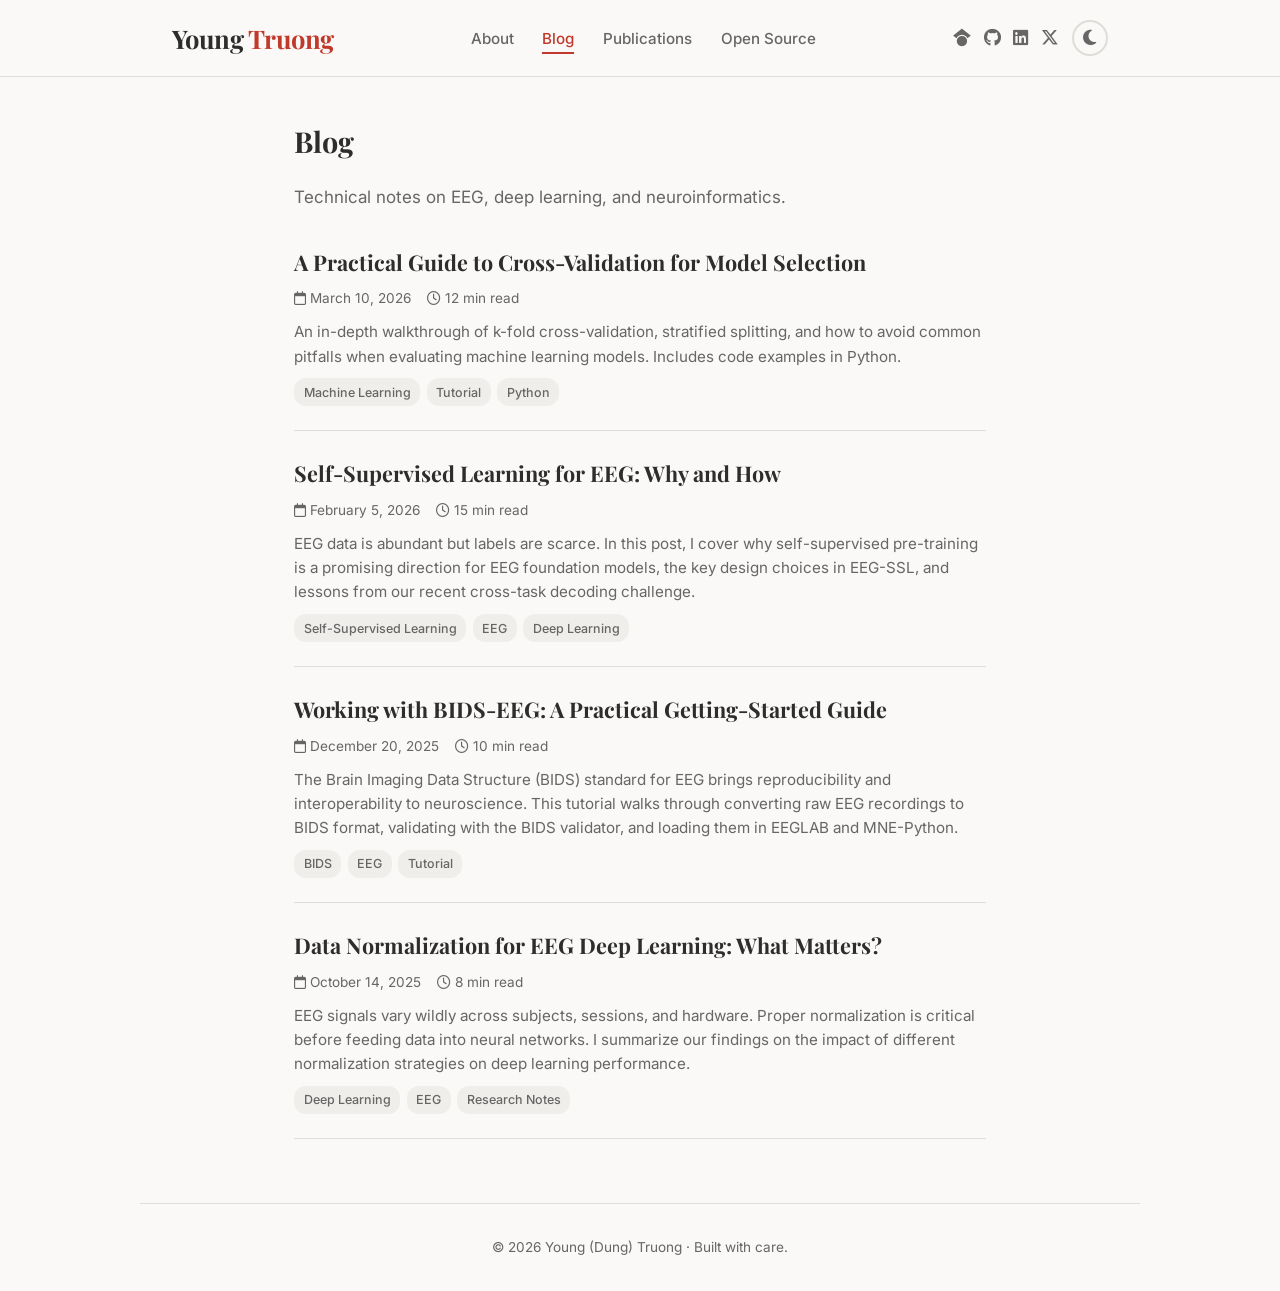
<file: blog.html>
<!DOCTYPE html>
<html lang="en">
<head>
  <meta charset="UTF-8">
  <meta name="viewport" content="width=device-width, initial-scale=1.0">
  <title>Blog | Young (Dung) Truong</title>
  <link rel="preconnect" href="https://fonts.googleapis.com">
  <link href="https://fonts.googleapis.com/css2?family=Inter:wght@400;500;600;700&family=Playfair+Display:wght@600;700&family=Fira+Code:wght@400;500&display=swap" rel="stylesheet">
  <link rel="stylesheet" href="css/style.css">
  <link rel="stylesheet" href="https://cdnjs.cloudflare.com/ajax/libs/font-awesome/6.5.1/css/all.min.css">
</head>
<body>

  <!-- ====== Header ====== -->
  <header class="site-header">
    <div class="header-inner">
      <a href="index.html" class="site-name">Young <span class="accent">Truong</span></a>
      <nav>
        <ul class="nav-links">
          <li><a href="index.html">About</a></li>
          <li><a href="blog.html" class="active">Blog</a></li>
          <li><a href="publications.html">Publications</a></li>
          <li><a href="opensource.html">Open Source</a></li>
        </ul>
      </nav>
      <div class="nav-icons">
        <a href="https://scholar.google.com/citations?user=PssCV58AAAAJ&hl=en" target="_blank" title="Google Scholar"><i class="fa-brands fa-google-scholar"></i></a>
        <a href="https://github.com" target="_blank" title="GitHub"><i class="fa-brands fa-github"></i></a>
        <a href="https://linkedin.com" target="_blank" title="LinkedIn"><i class="fa-brands fa-linkedin"></i></a>
        <a href="https://twitter.com" target="_blank" title="X / Twitter"><i class="fa-brands fa-x-twitter"></i></a>
        <button class="theme-toggle" onclick="toggleTheme()" title="Toggle dark mode">
          <i class="fa-solid fa-moon" id="theme-icon"></i>
        </button>
      </div>
    </div>
  </header>

  <!-- ====== Main ====== -->
  <main>

    <h1 class="section-title" style="font-size:1.8rem; border-bottom:none; margin-bottom:0.5rem;">Blog</h1>
    <p style="color:var(--text-muted); margin-bottom:2rem;">
      Technical notes on EEG, deep learning, and neuroinformatics.
    </p>

    <ul class="blog-list">

      <!-- Post 1 -->
      <li class="blog-card">
        <h2><a href="blog/understanding-cross-validation.html">A Practical Guide to Cross-Validation for Model Selection</a></h2>
        <div class="blog-meta">
          <span><i class="fa-regular fa-calendar"></i> March 10, 2026</span>
          <span><i class="fa-regular fa-clock"></i> 12 min read</span>
        </div>
        <p class="excerpt">
          An in-depth walkthrough of k-fold cross-validation, stratified splitting, and how to avoid
          common pitfalls when evaluating machine learning models. Includes code examples in Python.
        </p>
        <div class="blog-tags">
          <span class="tag">Machine Learning</span>
          <span class="tag">Tutorial</span>
          <span class="tag">Python</span>
        </div>
      </li>

      <!-- Post 2 -->
      <li class="blog-card">
        <h2><a href="#">Self-Supervised Learning for EEG: Why and How</a></h2>
        <div class="blog-meta">
          <span><i class="fa-regular fa-calendar"></i> February 5, 2026</span>
          <span><i class="fa-regular fa-clock"></i> 15 min read</span>
        </div>
        <p class="excerpt">
          EEG data is abundant but labels are scarce. In this post, I cover why self-supervised pre-training
          is a promising direction for EEG foundation models, the key design choices in EEG-SSL, and
          lessons from our recent cross-task decoding challenge.
        </p>
        <div class="blog-tags">
          <span class="tag">Self-Supervised Learning</span>
          <span class="tag">EEG</span>
          <span class="tag">Deep Learning</span>
        </div>
      </li>

      <!-- Post 3 -->
      <li class="blog-card">
        <h2><a href="#">Working with BIDS-EEG: A Practical Getting-Started Guide</a></h2>
        <div class="blog-meta">
          <span><i class="fa-regular fa-calendar"></i> December 20, 2025</span>
          <span><i class="fa-regular fa-clock"></i> 10 min read</span>
        </div>
        <p class="excerpt">
          The Brain Imaging Data Structure (BIDS) standard for EEG brings reproducibility and interoperability
          to neuroscience. This tutorial walks through converting raw EEG recordings to BIDS format,
          validating with the BIDS validator, and loading them in EEGLAB and MNE-Python.
        </p>
        <div class="blog-tags">
          <span class="tag">BIDS</span>
          <span class="tag">EEG</span>
          <span class="tag">Tutorial</span>
        </div>
      </li>

      <!-- Post 4 -->
      <li class="blog-card">
        <h2><a href="#">Data Normalization for EEG Deep Learning: What Matters?</a></h2>
        <div class="blog-meta">
          <span><i class="fa-regular fa-calendar"></i> October 14, 2025</span>
          <span><i class="fa-regular fa-clock"></i> 8 min read</span>
        </div>
        <p class="excerpt">
          EEG signals vary wildly across subjects, sessions, and hardware. Proper normalization is critical
          before feeding data into neural networks. I summarize our findings on the impact of different
          normalization strategies on deep learning performance.
        </p>
        <div class="blog-tags">
          <span class="tag">Deep Learning</span>
          <span class="tag">EEG</span>
          <span class="tag">Research Notes</span>
        </div>
      </li>

    </ul>

  </main>

  <footer class="site-footer">
    <p>&copy; 2026 Young (Dung) Truong &middot; Built with care.</p>
  </footer>

  <script src="js/main.js"></script>
</body>
</html>
</file>
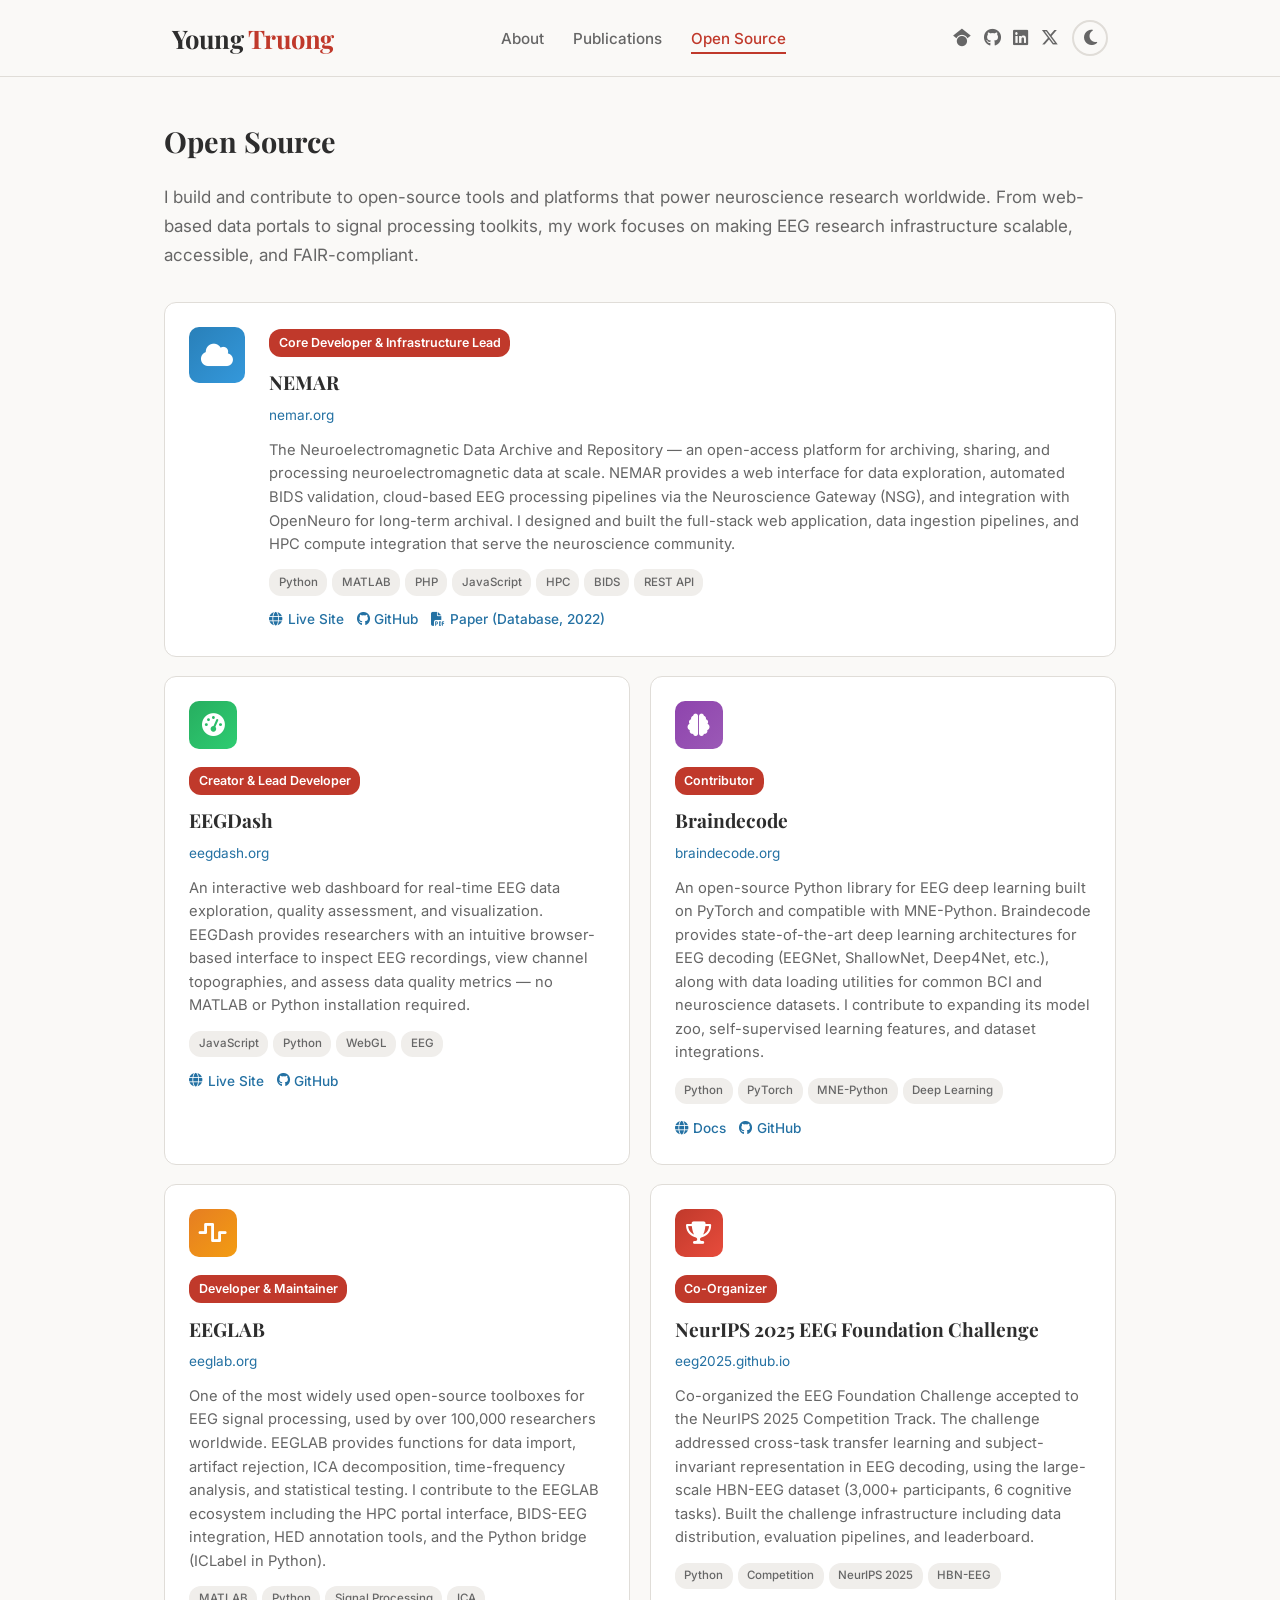
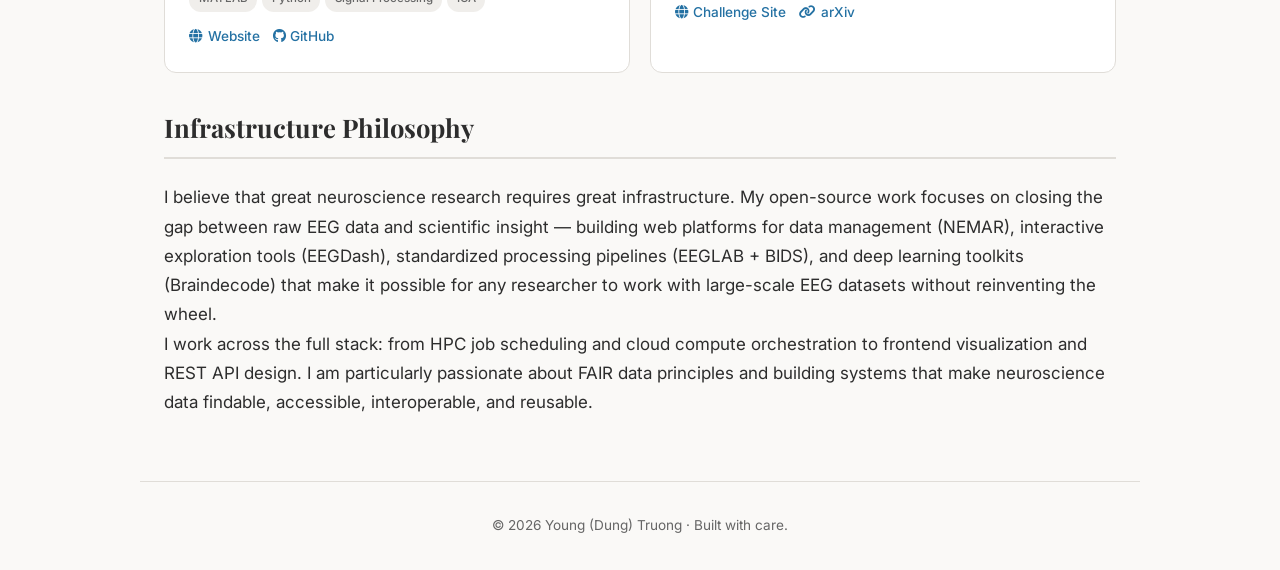
<file: opensource.html>
<!DOCTYPE html>
<html lang="en">
<head>
  <meta charset="UTF-8">
  <meta name="viewport" content="width=device-width, initial-scale=1.0">
  <title>Open Source | Young (Dung) Truong</title>
  <link rel="preconnect" href="https://fonts.googleapis.com">
  <link href="https://fonts.googleapis.com/css2?family=Inter:wght@400;500;600;700&family=Playfair+Display:wght@600;700&family=Fira+Code:wght@400;500&display=swap" rel="stylesheet">
  <link rel="stylesheet" href="css/style.css">
  <link rel="stylesheet" href="https://cdnjs.cloudflare.com/ajax/libs/font-awesome/6.5.1/css/all.min.css">
</head>
<body>

  <!-- ====== Header ====== -->
  <header class="site-header">
    <div class="header-inner">
      <a href="index.html" class="site-name">Young <span class="accent">Truong</span></a>
      <nav>
        <ul class="nav-links">
          <li><a href="index.html">About</a></li>
          <!-- <li><a href="blog.html">Blog</a></li> -->
          <li><a href="publications.html">Publications</a></li>
          <li><a href="opensource.html" class="active">Open Source</a></li>
        </ul>
      </nav>
      <div class="nav-icons">
        <a href="https://scholar.google.com/citations?user=PssCV58AAAAJ&hl=en" target="_blank" title="Google Scholar"><i class="fa-brands fa-google-scholar"></i></a>
        <a href="https://github.com" target="_blank" title="GitHub"><i class="fa-brands fa-github"></i></a>
        <a href="https://linkedin.com" target="_blank" title="LinkedIn"><i class="fa-brands fa-linkedin"></i></a>
        <a href="https://twitter.com" target="_blank" title="X / Twitter"><i class="fa-brands fa-x-twitter"></i></a>
        <button class="theme-toggle" onclick="toggleTheme()" title="Toggle dark mode">
          <i class="fa-solid fa-moon" id="theme-icon"></i>
        </button>
      </div>
    </div>
  </header>

  <!-- ====== Main ====== -->
  <main class="wide">

    <h1 class="section-title" style="font-size:1.8rem; border-bottom:none; margin-bottom:0.5rem;">Open Source</h1>
    <p style="color:var(--text-muted); margin-bottom:2rem;">
      I build and contribute to open-source tools and platforms that power neuroscience research worldwide.
      From web-based data portals to signal processing toolkits, my work focuses on making EEG research infrastructure
      scalable, accessible, and FAIR-compliant.
    </p>

    <div class="project-grid">

      <!-- ===== NEMAR — Highlight ===== -->
      <div class="project-card highlight">
        <div class="project-icon" style="background: linear-gradient(135deg, #2980b9, #3498db);">
          <i class="fa-solid fa-cloud"></i>
        </div>
        <div class="project-content">
          <span class="project-role">Core Developer &amp; Infrastructure Lead</span>
          <h3><a href="https://nemar.org" target="_blank">NEMAR</a></h3>
          <a href="https://nemar.org" class="project-url" target="_blank">nemar.org</a>
          <p>
            The Neuroelectromagnetic Data Archive and Repository — an open-access platform for archiving, sharing,
            and processing neuroelectromagnetic data at scale. NEMAR provides a web interface for data exploration,
            automated BIDS validation, cloud-based EEG processing pipelines via the Neuroscience Gateway (NSG),
            and integration with OpenNeuro for long-term archival. I designed and built the full-stack web application,
            data ingestion pipelines, and HPC compute integration that serve the neuroscience community.
          </p>
          <div class="project-tech">
            <span class="tag">Python</span>
            <span class="tag">MATLAB</span>
            <span class="tag">PHP</span>
            <span class="tag">JavaScript</span>
            <span class="tag">HPC</span>
            <span class="tag">BIDS</span>
            <span class="tag">REST API</span>
          </div>
          <div class="project-links">
            <a href="https://nemar.org" target="_blank"><i class="fa-solid fa-globe"></i> Live Site</a>
            <a href="#" target="_blank"><i class="fa-brands fa-github"></i> GitHub</a>
            <a href="#" target="_blank"><i class="fa-solid fa-file-pdf"></i> Paper (Database, 2022)</a>
          </div>
        </div>
      </div>

      <!-- ===== EEGDash ===== -->
      <div class="project-card">
        <div class="project-icon" style="background: linear-gradient(135deg, #27ae60, #2ecc71);">
          <i class="fa-solid fa-gauge-high"></i>
        </div>
        <span class="project-role">Creator &amp; Lead Developer</span>
        <h3><a href="https://eegdash.org" target="_blank">EEGDash</a></h3>
        <a href="https://eegdash.org" class="project-url" target="_blank">eegdash.org</a>
        <p>
          An interactive web dashboard for real-time EEG data exploration, quality assessment, and visualization.
          EEGDash provides researchers with an intuitive browser-based interface to inspect EEG recordings,
          view channel topographies, and assess data quality metrics — no MATLAB or Python installation required.
        </p>
        <div class="project-tech">
          <span class="tag">JavaScript</span>
          <span class="tag">Python</span>
          <span class="tag">WebGL</span>
          <span class="tag">EEG</span>
        </div>
        <div class="project-links">
          <a href="https://eegdash.org" target="_blank"><i class="fa-solid fa-globe"></i> Live Site</a>
          <a href="#" target="_blank"><i class="fa-brands fa-github"></i> GitHub</a>
        </div>
      </div>

      <!-- ===== Braindecode ===== -->
      <div class="project-card">
        <div class="project-icon" style="background: linear-gradient(135deg, #8e44ad, #9b59b6);">
          <i class="fa-solid fa-brain"></i>
        </div>
        <span class="project-role">Contributor</span>
        <h3><a href="https://braindecode.org" target="_blank">Braindecode</a></h3>
        <a href="https://braindecode.org" class="project-url" target="_blank">braindecode.org</a>
        <p>
          An open-source Python library for EEG deep learning built on PyTorch and compatible with MNE-Python.
          Braindecode provides state-of-the-art deep learning architectures for EEG decoding (EEGNet, ShallowNet,
          Deep4Net, etc.), along with data loading utilities for common BCI and neuroscience datasets.
          I contribute to expanding its model zoo, self-supervised learning features, and dataset integrations.
        </p>
        <div class="project-tech">
          <span class="tag">Python</span>
          <span class="tag">PyTorch</span>
          <span class="tag">MNE-Python</span>
          <span class="tag">Deep Learning</span>
        </div>
        <div class="project-links">
          <a href="https://braindecode.org" target="_blank"><i class="fa-solid fa-globe"></i> Docs</a>
          <a href="https://github.com/braindecode/braindecode" target="_blank"><i class="fa-brands fa-github"></i> GitHub</a>
        </div>
      </div>

      <!-- ===== EEGLAB ===== -->
      <div class="project-card">
        <div class="project-icon" style="background: linear-gradient(135deg, #e67e22, #f39c12);">
          <i class="fa-solid fa-wave-square"></i>
        </div>
        <span class="project-role">Developer &amp; Maintainer</span>
        <h3><a href="https://eeglab.org" target="_blank">EEGLAB</a></h3>
        <a href="https://eeglab.org" class="project-url" target="_blank">eeglab.org</a>
        <p>
          One of the most widely used open-source toolboxes for EEG signal processing, used by over 100,000 researchers
          worldwide. EEGLAB provides functions for data import, artifact rejection, ICA decomposition, time-frequency analysis,
          and statistical testing. I contribute to the EEGLAB ecosystem including the HPC portal interface, BIDS-EEG integration,
          HED annotation tools, and the Python bridge (ICLabel in Python).
        </p>
        <div class="project-tech">
          <span class="tag">MATLAB</span>
          <span class="tag">Python</span>
          <span class="tag">Signal Processing</span>
          <span class="tag">ICA</span>
        </div>
        <div class="project-links">
          <a href="https://eeglab.org" target="_blank"><i class="fa-solid fa-globe"></i> Website</a>
          <a href="https://github.com/sccn/eeglab" target="_blank"><i class="fa-brands fa-github"></i> GitHub</a>
        </div>
      </div>

      <!-- ===== NeurIPS Challenge ===== -->
      <div class="project-card">
        <div class="project-icon" style="background: linear-gradient(135deg, #c0392b, #e74c3c);">
          <i class="fa-solid fa-trophy"></i>
        </div>
        <span class="project-role">Co-Organizer</span>
        <h3><a href="https://eeg2025.github.io/" target="_blank">NeurIPS 2025 EEG Foundation Challenge</a></h3>
        <a href="https://eeg2025.github.io/" class="project-url" target="_blank">eeg2025.github.io</a>
        <p>
          Co-organized the EEG Foundation Challenge accepted to the NeurIPS 2025 Competition Track.
          The challenge addressed cross-task transfer learning and subject-invariant representation
          in EEG decoding, using the large-scale HBN-EEG dataset (3,000+ participants, 6 cognitive tasks).
          Built the challenge infrastructure including data distribution, evaluation pipelines, and leaderboard.
        </p>
        <div class="project-tech">
          <span class="tag">Python</span>
          <span class="tag">Competition</span>
          <span class="tag">NeurIPS 2025</span>
          <span class="tag">HBN-EEG</span>
        </div>
        <div class="project-links">
          <a href="https://eeg2025.github.io/" target="_blank"><i class="fa-solid fa-globe"></i> Challenge Site</a>
          <a href="https://arxiv.org/abs/2506.19141" target="_blank"><i class="fa-solid fa-link"></i> arXiv</a>
        </div>
      </div>

    </div>

    <!-- Infrastructure Philosophy -->
    <section class="mt-2">
      <h2 class="section-title">Infrastructure Philosophy</h2>
      <p>
        I believe that great neuroscience research requires great infrastructure. My open-source work focuses
        on closing the gap between raw EEG data and scientific insight — building web platforms for data
        management (NEMAR), interactive exploration tools (EEGDash), standardized processing pipelines (EEGLAB + BIDS),
        and deep learning toolkits (Braindecode) that make it possible for any researcher to work with
        large-scale EEG datasets without reinventing the wheel.
      </p>
      <p>
        I work across the full stack: from HPC job scheduling and cloud compute orchestration to frontend
        visualization and REST API design. I am particularly passionate about FAIR data principles and
        building systems that make neuroscience data findable, accessible, interoperable, and reusable.
      </p>
    </section>

  </main>

  <footer class="site-footer">
    <p>&copy; 2026 Young (Dung) Truong &middot; Built with care.</p>
  </footer>

  <script src="js/main.js"></script>
</body>
</html>
</file>
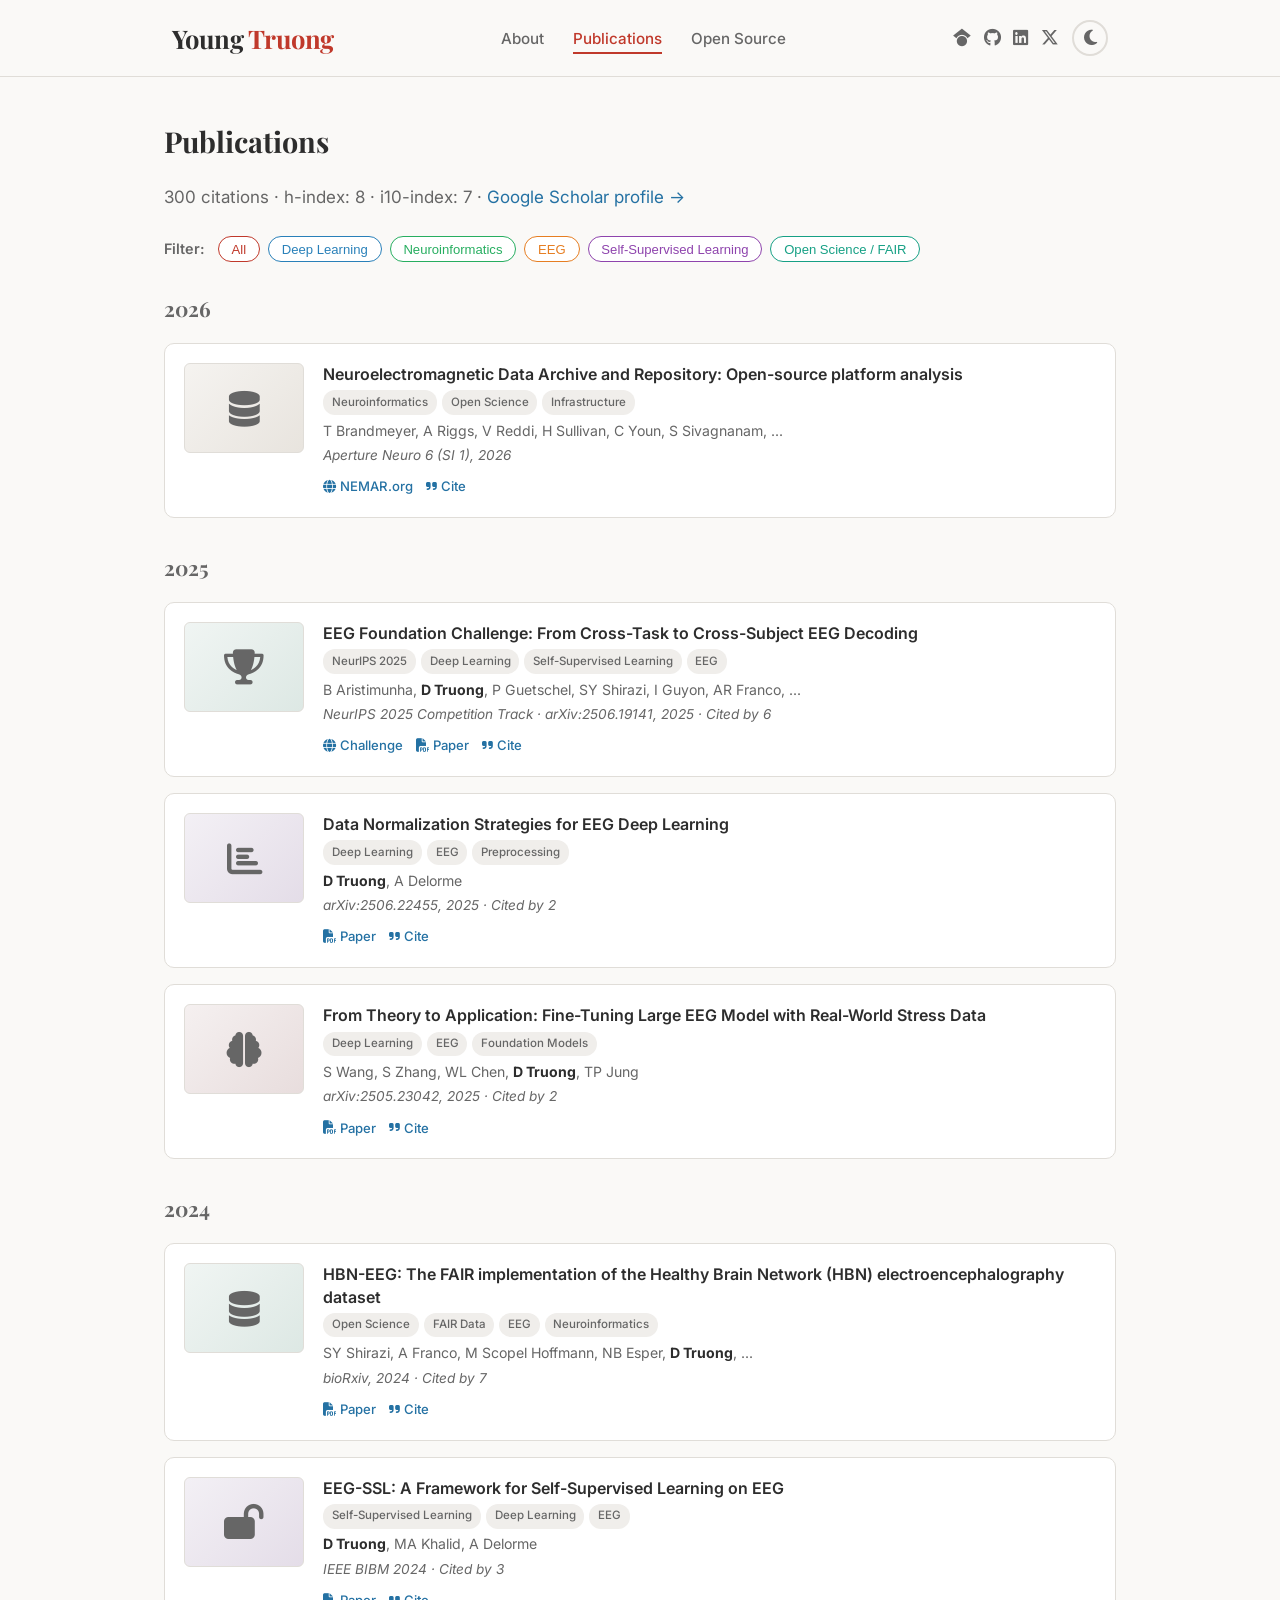
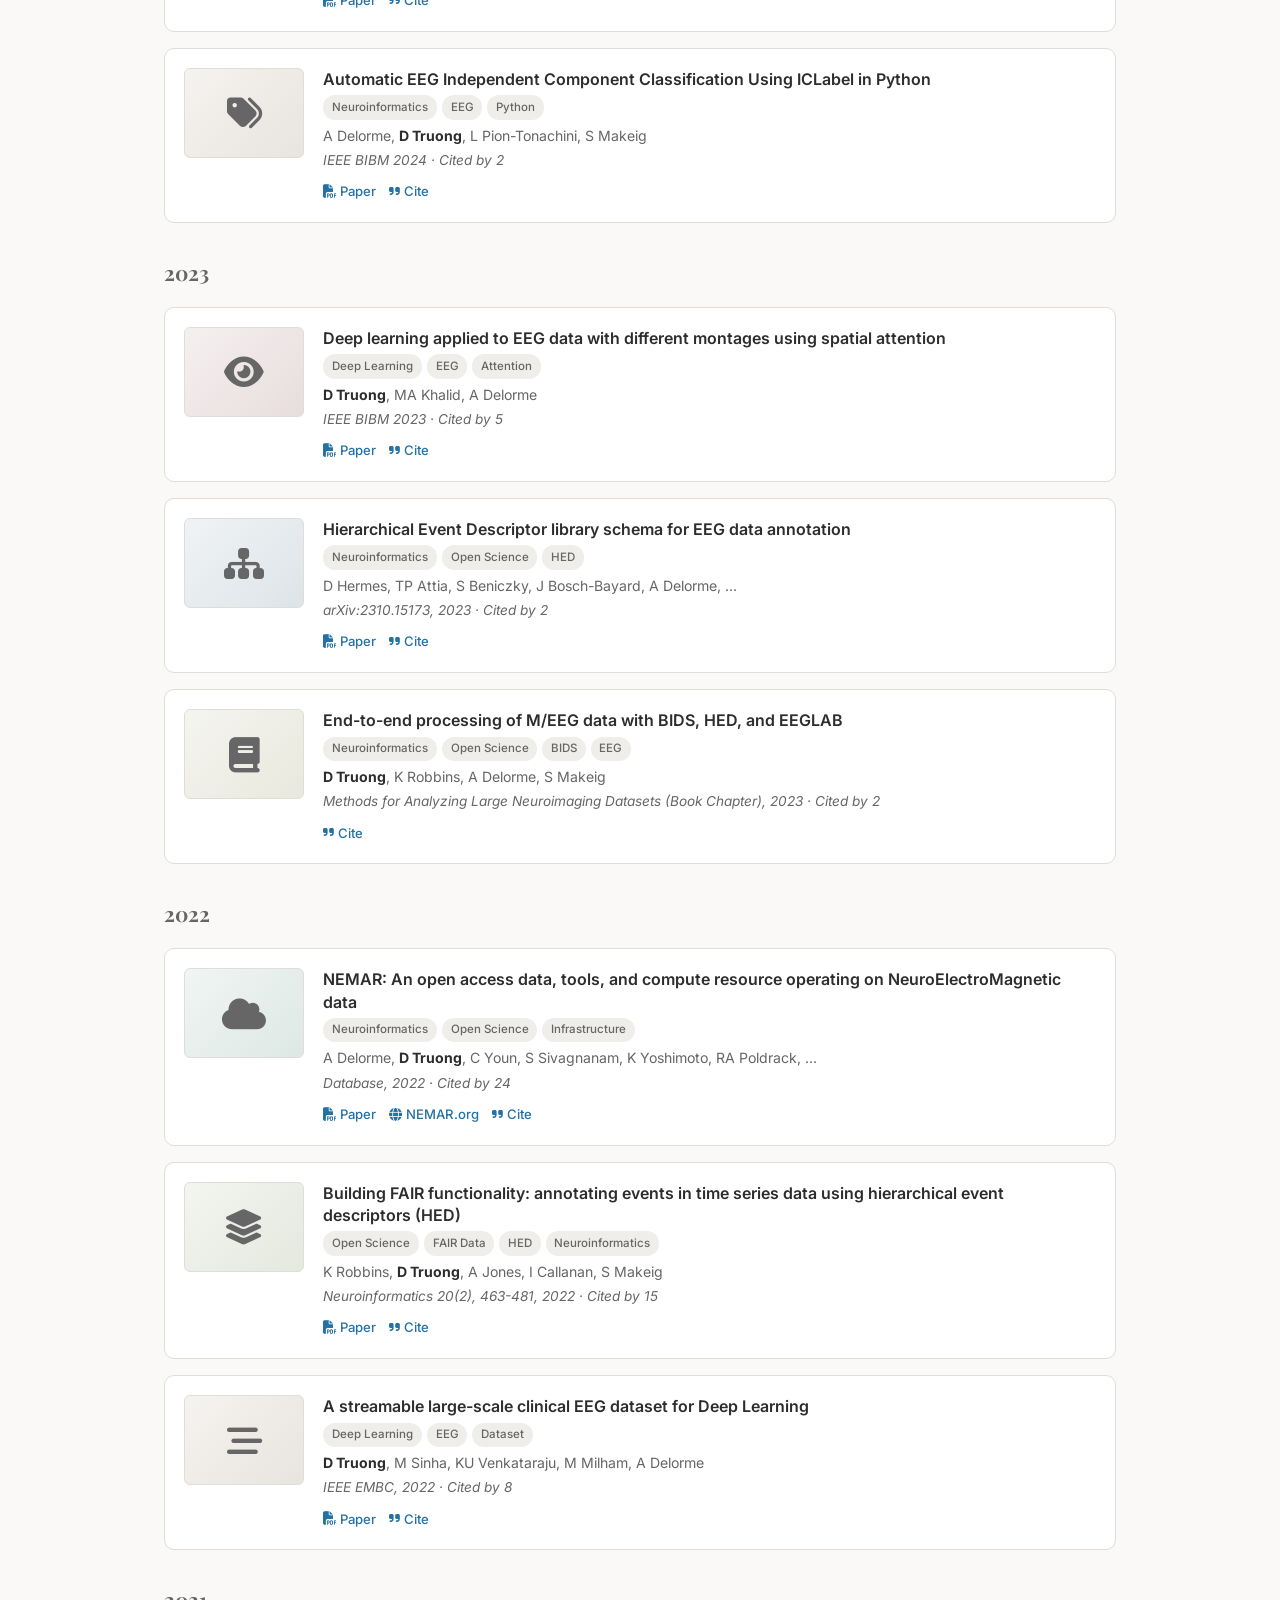
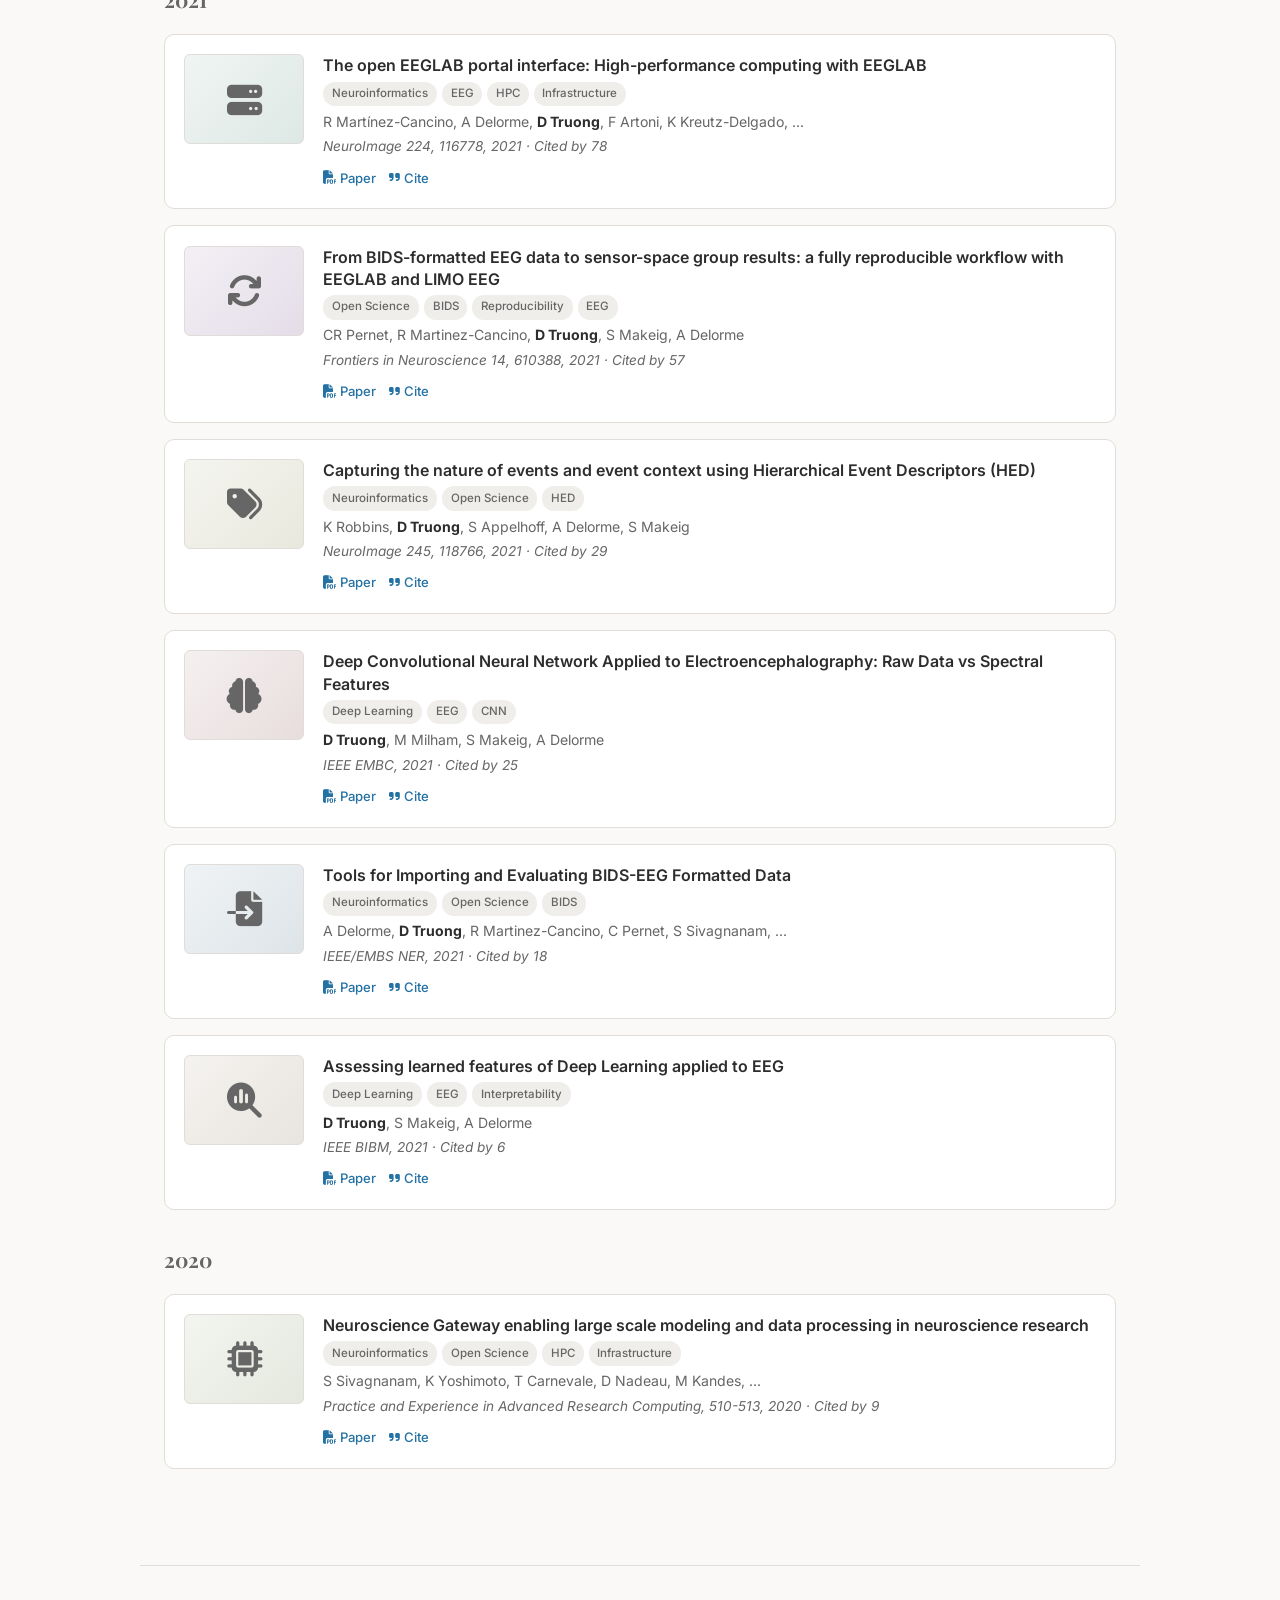
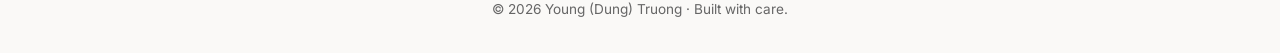
<file: publications.html>
<!DOCTYPE html>
<html lang="en">
<head>
  <meta charset="UTF-8">
  <meta name="viewport" content="width=device-width, initial-scale=1.0">
  <title>Publications | Young (Dung) Truong</title>
  <link rel="preconnect" href="https://fonts.googleapis.com">
  <link href="https://fonts.googleapis.com/css2?family=Inter:wght@400;500;600;700&family=Playfair+Display:wght@600;700&family=Fira+Code:wght@400;500&display=swap" rel="stylesheet">
  <link rel="stylesheet" href="css/style.css">
  <link rel="stylesheet" href="https://cdnjs.cloudflare.com/ajax/libs/font-awesome/6.5.1/css/all.min.css">
</head>
<body>

  <header class="site-header">
    <div class="header-inner">
      <a href="index.html" class="site-name">Young <span class="accent">Truong</span></a>
      <nav>
        <ul class="nav-links">
          <li><a href="index.html">About</a></li>
          <!-- <li><a href="blog.html">Blog</a></li> -->
          <li><a href="publications.html" class="active">Publications</a></li>
          <li><a href="opensource.html">Open Source</a></li>
        </ul>
      </nav>
      <div class="nav-icons">
        <a href="https://scholar.google.com/citations?user=PssCV58AAAAJ&hl=en" target="_blank" title="Google Scholar"><i class="fa-brands fa-google-scholar"></i></a>
        <a href="https://github.com" target="_blank" title="GitHub"><i class="fa-brands fa-github"></i></a>
        <a href="https://linkedin.com" target="_blank" title="LinkedIn"><i class="fa-brands fa-linkedin"></i></a>
        <a href="https://twitter.com" target="_blank" title="X / Twitter"><i class="fa-brands fa-x-twitter"></i></a>
        <button class="theme-toggle" onclick="toggleTheme()" title="Toggle dark mode">
          <i class="fa-solid fa-moon" id="theme-icon"></i>
        </button>
      </div>
    </div>
  </header>

  <main class="wide">

    <h1 class="section-title" style="font-size:1.8rem; border-bottom:none; margin-bottom:0.5rem;">Publications</h1>
    <p style="color:var(--text-muted); margin-bottom:1.5rem;">
      300 citations &middot; h-index: 8 &middot; i10-index: 7 &middot;
      <a href="https://scholar.google.com/citations?user=PssCV58AAAAJ&hl=en" target="_blank">Google Scholar profile &rarr;</a>
    </p>

    <!-- Filters -->
    <div class="pub-filters">
      <span class="label">Filter:</span>
      <button class="filter-tag active" data-filter="all" onclick="filterPubs('all', this)">All</button>
      <button class="filter-tag" data-color="blue" data-filter="deep-learning" onclick="filterPubs('deep-learning', this)">Deep Learning</button>
      <button class="filter-tag" data-color="green" data-filter="neuroinformatics" onclick="filterPubs('neuroinformatics', this)">Neuroinformatics</button>
      <button class="filter-tag" data-color="orange" data-filter="eeg" onclick="filterPubs('eeg', this)">EEG</button>
      <button class="filter-tag" data-color="purple" data-filter="ssl" onclick="filterPubs('ssl', this)">Self-Supervised Learning</button>
      <button class="filter-tag" data-color="teal" data-filter="open-science" onclick="filterPubs('open-science', this)">Open Science / FAIR</button>
    </div>

    <!-- ==================== 2026 ==================== -->
    <div class="pub-year-group">
      <div class="pub-year">2026</div>

      <div class="pub-card" data-topics="neuroinformatics open-science eeg">
        <div class="pub-thumb" style="display:flex;align-items:center;justify-content:center;font-size:2.2rem;color:var(--text-muted);background:linear-gradient(135deg, #f5f3f0 0%, #e8e4de 100%);">
          <i class="fa-solid fa-database"></i>
        </div>
        <div class="pub-info">
          <div class="pub-title">Neuroelectromagnetic Data Archive and Repository: Open-source platform analysis</div>
          <div class="pub-tags">
            <span class="pub-tag">Neuroinformatics</span>
            <span class="pub-tag">Open Science</span>
            <span class="pub-tag">Infrastructure</span>
          </div>
          <div class="pub-authors">T Brandmeyer, A Riggs, V Reddi, H Sullivan, C Youn, S Sivagnanam, ...</div>
          <div class="pub-venue">Aperture Neuro 6 (SI 1), 2026</div>
          <div class="pub-links">
            <a href="https://nemar.org" class="pub-link" target="_blank"><i class="fa-solid fa-globe"></i> NEMAR.org</a>
            <a href="javascript:void(0)" class="pub-link" onclick="showCite('nemar-platform-2026')"><i class="fa-solid fa-quote-right"></i> Cite</a>
          </div>
        </div>
      </div>
    </div>

    <!-- ==================== 2025 ==================== -->
    <div class="pub-year-group">
      <div class="pub-year">2025</div>

      <div class="pub-card" data-topics="deep-learning ssl eeg">
        <div class="pub-thumb" style="display:flex;align-items:center;justify-content:center;font-size:2.2rem;color:var(--text-muted);background:linear-gradient(135deg, #f0f5f3 0%, #dde8e4 100%);">
          <i class="fa-solid fa-trophy"></i>
        </div>
        <div class="pub-info">
          <div class="pub-title">EEG Foundation Challenge: From Cross-Task to Cross-Subject EEG Decoding</div>
          <div class="pub-tags">
            <span class="pub-tag">NeurIPS 2025</span>
            <span class="pub-tag">Deep Learning</span>
            <span class="pub-tag">Self-Supervised Learning</span>
            <span class="pub-tag">EEG</span>
          </div>
          <div class="pub-authors">B Aristimunha, <span class="self">D Truong</span>, P Guetschel, SY Shirazi, I Guyon, AR Franco, ...</div>
          <div class="pub-venue">NeurIPS 2025 Competition Track &middot; arXiv:2506.19141, 2025 &middot; Cited by 6</div>
          <div class="pub-links">
            <a href="https://eeg2025.github.io/" class="pub-link" target="_blank"><i class="fa-solid fa-globe"></i> Challenge</a>
            <a href="https://arxiv.org/abs/2506.19141" class="pub-link" target="_blank"><i class="fa-solid fa-file-pdf"></i> Paper</a>
            <a href="javascript:void(0)" class="pub-link" onclick="showCite('eeg-foundation-2025')"><i class="fa-solid fa-quote-right"></i> Cite</a>
          </div>
        </div>
      </div>

      <div class="pub-card" data-topics="deep-learning eeg">
        <div class="pub-thumb" style="display:flex;align-items:center;justify-content:center;font-size:2.2rem;color:var(--text-muted);background:linear-gradient(135deg, #f3f0f5 0%, #e4dde8 100%);">
          <i class="fa-solid fa-chart-bar"></i>
        </div>
        <div class="pub-info">
          <div class="pub-title">Data Normalization Strategies for EEG Deep Learning</div>
          <div class="pub-tags">
            <span class="pub-tag">Deep Learning</span>
            <span class="pub-tag">EEG</span>
            <span class="pub-tag">Preprocessing</span>
          </div>
          <div class="pub-authors"><span class="self">D Truong</span>, A Delorme</div>
          <div class="pub-venue">arXiv:2506.22455, 2025 &middot; Cited by 2</div>
          <div class="pub-links">
            <a href="https://arxiv.org/abs/2506.22455" class="pub-link" target="_blank"><i class="fa-solid fa-file-pdf"></i> Paper</a>
            <a href="javascript:void(0)" class="pub-link" onclick="showCite('data-norm-2025')"><i class="fa-solid fa-quote-right"></i> Cite</a>
          </div>
        </div>
      </div>

      <div class="pub-card" data-topics="deep-learning eeg">
        <div class="pub-thumb" style="display:flex;align-items:center;justify-content:center;font-size:2.2rem;color:var(--text-muted);background:linear-gradient(135deg, #f5f0f0 0%, #e8dddd 100%);">
          <i class="fa-solid fa-brain"></i>
        </div>
        <div class="pub-info">
          <div class="pub-title">From Theory to Application: Fine-Tuning Large EEG Model with Real-World Stress Data</div>
          <div class="pub-tags">
            <span class="pub-tag">Deep Learning</span>
            <span class="pub-tag">EEG</span>
            <span class="pub-tag">Foundation Models</span>
          </div>
          <div class="pub-authors">S Wang, S Zhang, WL Chen, <span class="self">D Truong</span>, TP Jung</div>
          <div class="pub-venue">arXiv:2505.23042, 2025 &middot; Cited by 2</div>
          <div class="pub-links">
            <a href="https://arxiv.org/abs/2505.23042" class="pub-link" target="_blank"><i class="fa-solid fa-file-pdf"></i> Paper</a>
            <a href="javascript:void(0)" class="pub-link" onclick="showCite('fine-tuning-eeg-2025')"><i class="fa-solid fa-quote-right"></i> Cite</a>
          </div>
        </div>
      </div>
    </div>

    <!-- ==================== 2024 ==================== -->
    <div class="pub-year-group">
      <div class="pub-year">2024</div>

      <div class="pub-card" data-topics="neuroinformatics open-science eeg">
        <div class="pub-thumb" style="display:flex;align-items:center;justify-content:center;font-size:2.2rem;color:var(--text-muted);background:linear-gradient(135deg, #f0f5f3 0%, #dde8e4 100%);">
          <i class="fa-solid fa-database"></i>
        </div>
        <div class="pub-info">
          <div class="pub-title">HBN-EEG: The FAIR implementation of the Healthy Brain Network (HBN) electroencephalography dataset</div>
          <div class="pub-tags">
            <span class="pub-tag">Open Science</span>
            <span class="pub-tag">FAIR Data</span>
            <span class="pub-tag">EEG</span>
            <span class="pub-tag">Neuroinformatics</span>
          </div>
          <div class="pub-authors">SY Shirazi, A Franco, M Scopel Hoffmann, NB Esper, <span class="self">D Truong</span>, ...</div>
          <div class="pub-venue">bioRxiv, 2024 &middot; Cited by 7</div>
          <div class="pub-links">
            <a href="https://doi.org/10.1101/2024.10.03.615261" class="pub-link" target="_blank"><i class="fa-solid fa-file-pdf"></i> Paper</a>
            <a href="javascript:void(0)" class="pub-link" onclick="showCite('hbn-eeg-2024')"><i class="fa-solid fa-quote-right"></i> Cite</a>
          </div>
        </div>
      </div>

      <div class="pub-card" data-topics="deep-learning ssl eeg">
        <div class="pub-thumb" style="display:flex;align-items:center;justify-content:center;font-size:2.2rem;color:var(--text-muted);background:linear-gradient(135deg, #f3f0f5 0%, #e4dde8 100%);">
          <i class="fa-solid fa-lock-open"></i>
        </div>
        <div class="pub-info">
          <div class="pub-title">EEG-SSL: A Framework for Self-Supervised Learning on EEG</div>
          <div class="pub-tags">
            <span class="pub-tag">Self-Supervised Learning</span>
            <span class="pub-tag">Deep Learning</span>
            <span class="pub-tag">EEG</span>
          </div>
          <div class="pub-authors"><span class="self">D Truong</span>, MA Khalid, A Delorme</div>
          <div class="pub-venue">IEEE BIBM 2024 &middot; Cited by 3</div>
          <div class="pub-links">
            <a href="https://ieeexplore.ieee.org/" class="pub-link" target="_blank"><i class="fa-solid fa-file-pdf"></i> Paper</a>
            <a href="javascript:void(0)" class="pub-link" onclick="showCite('eeg-ssl-2024')"><i class="fa-solid fa-quote-right"></i> Cite</a>
          </div>
        </div>
      </div>

      <div class="pub-card" data-topics="neuroinformatics eeg">
        <div class="pub-thumb" style="display:flex;align-items:center;justify-content:center;font-size:2.2rem;color:var(--text-muted);background:linear-gradient(135deg, #f5f3f0 0%, #e8e4de 100%);">
          <i class="fa-solid fa-tags"></i>
        </div>
        <div class="pub-info">
          <div class="pub-title">Automatic EEG Independent Component Classification Using ICLabel in Python</div>
          <div class="pub-tags">
            <span class="pub-tag">Neuroinformatics</span>
            <span class="pub-tag">EEG</span>
            <span class="pub-tag">Python</span>
          </div>
          <div class="pub-authors">A Delorme, <span class="self">D Truong</span>, L Pion-Tonachini, S Makeig</div>
          <div class="pub-venue">IEEE BIBM 2024 &middot; Cited by 2</div>
          <div class="pub-links">
            <a href="https://ieeexplore.ieee.org/" class="pub-link" target="_blank"><i class="fa-solid fa-file-pdf"></i> Paper</a>
            <a href="javascript:void(0)" class="pub-link" onclick="showCite('iclabel-python-2024')"><i class="fa-solid fa-quote-right"></i> Cite</a>
          </div>
        </div>
      </div>
    </div>

    <!-- ==================== 2023 ==================== -->
    <div class="pub-year-group">
      <div class="pub-year">2023</div>

      <div class="pub-card" data-topics="deep-learning eeg">
        <div class="pub-thumb" style="display:flex;align-items:center;justify-content:center;font-size:2.2rem;color:var(--text-muted);background:linear-gradient(135deg, #f5f0f0 0%, #e8dddd 100%);">
          <i class="fa-solid fa-eye"></i>
        </div>
        <div class="pub-info">
          <div class="pub-title">Deep learning applied to EEG data with different montages using spatial attention</div>
          <div class="pub-tags">
            <span class="pub-tag">Deep Learning</span>
            <span class="pub-tag">EEG</span>
            <span class="pub-tag">Attention</span>
          </div>
          <div class="pub-authors"><span class="self">D Truong</span>, MA Khalid, A Delorme</div>
          <div class="pub-venue">IEEE BIBM 2023 &middot; Cited by 5</div>
          <div class="pub-links">
            <a href="https://ieeexplore.ieee.org/" class="pub-link" target="_blank"><i class="fa-solid fa-file-pdf"></i> Paper</a>
            <a href="javascript:void(0)" class="pub-link" onclick="showCite('spatial-attention-2023')"><i class="fa-solid fa-quote-right"></i> Cite</a>
          </div>
        </div>
      </div>

      <div class="pub-card" data-topics="neuroinformatics open-science eeg">
        <div class="pub-thumb" style="display:flex;align-items:center;justify-content:center;font-size:2.2rem;color:var(--text-muted);background:linear-gradient(135deg, #f0f3f5 0%, #dde4e8 100%);">
          <i class="fa-solid fa-sitemap"></i>
        </div>
        <div class="pub-info">
          <div class="pub-title">Hierarchical Event Descriptor library schema for EEG data annotation</div>
          <div class="pub-tags">
            <span class="pub-tag">Neuroinformatics</span>
            <span class="pub-tag">Open Science</span>
            <span class="pub-tag">HED</span>
          </div>
          <div class="pub-authors">D Hermes, TP Attia, S Beniczky, J Bosch-Bayard, A Delorme, ...</div>
          <div class="pub-venue">arXiv:2310.15173, 2023 &middot; Cited by 2</div>
          <div class="pub-links">
            <a href="https://arxiv.org/abs/2310.15173" class="pub-link" target="_blank"><i class="fa-solid fa-file-pdf"></i> Paper</a>
            <a href="javascript:void(0)" class="pub-link" onclick="showCite('hed-schema-2023')"><i class="fa-solid fa-quote-right"></i> Cite</a>
          </div>
        </div>
      </div>

      <div class="pub-card" data-topics="neuroinformatics open-science eeg">
        <div class="pub-thumb" style="display:flex;align-items:center;justify-content:center;font-size:2.2rem;color:var(--text-muted);background:linear-gradient(135deg, #f5f5f0 0%, #e8e8dd 100%);">
          <i class="fa-solid fa-book"></i>
        </div>
        <div class="pub-info">
          <div class="pub-title">End-to-end processing of M/EEG data with BIDS, HED, and EEGLAB</div>
          <div class="pub-tags">
            <span class="pub-tag">Neuroinformatics</span>
            <span class="pub-tag">Open Science</span>
            <span class="pub-tag">BIDS</span>
            <span class="pub-tag">EEG</span>
          </div>
          <div class="pub-authors"><span class="self">D Truong</span>, K Robbins, A Delorme, S Makeig</div>
          <div class="pub-venue">Methods for Analyzing Large Neuroimaging Datasets (Book Chapter), 2023 &middot; Cited by 2</div>
          <div class="pub-links">
            <a href="javascript:void(0)" class="pub-link" onclick="showCite('e2e-bids-2023')"><i class="fa-solid fa-quote-right"></i> Cite</a>
          </div>
        </div>
      </div>
    </div>

    <!-- ==================== 2022 ==================== -->
    <div class="pub-year-group">
      <div class="pub-year">2022</div>

      <div class="pub-card" data-topics="neuroinformatics open-science eeg">
        <div class="pub-thumb" style="display:flex;align-items:center;justify-content:center;font-size:2.2rem;color:var(--text-muted);background:linear-gradient(135deg, #f0f5f3 0%, #dde8e4 100%);">
          <i class="fa-solid fa-cloud"></i>
        </div>
        <div class="pub-info">
          <div class="pub-title">NEMAR: An open access data, tools, and compute resource operating on NeuroElectroMagnetic data</div>
          <div class="pub-tags">
            <span class="pub-tag">Neuroinformatics</span>
            <span class="pub-tag">Open Science</span>
            <span class="pub-tag">Infrastructure</span>
          </div>
          <div class="pub-authors">A Delorme, <span class="self">D Truong</span>, C Youn, S Sivagnanam, K Yoshimoto, RA Poldrack, ...</div>
          <div class="pub-venue">Database, 2022 &middot; Cited by 24</div>
          <div class="pub-links">
            <a href="https://doi.org/10.1093/database/baac096" class="pub-link" target="_blank"><i class="fa-solid fa-file-pdf"></i> Paper</a>
            <a href="https://nemar.org" class="pub-link" target="_blank"><i class="fa-solid fa-globe"></i> NEMAR.org</a>
            <a href="javascript:void(0)" class="pub-link" onclick="showCite('nemar-2022')"><i class="fa-solid fa-quote-right"></i> Cite</a>
          </div>
        </div>
      </div>

      <div class="pub-card" data-topics="neuroinformatics open-science">
        <div class="pub-thumb" style="display:flex;align-items:center;justify-content:center;font-size:2.2rem;color:var(--text-muted);background:linear-gradient(135deg, #f3f5f0 0%, #e4e8dd 100%);">
          <i class="fa-solid fa-layer-group"></i>
        </div>
        <div class="pub-info">
          <div class="pub-title">Building FAIR functionality: annotating events in time series data using hierarchical event descriptors (HED)</div>
          <div class="pub-tags">
            <span class="pub-tag">Open Science</span>
            <span class="pub-tag">FAIR Data</span>
            <span class="pub-tag">HED</span>
            <span class="pub-tag">Neuroinformatics</span>
          </div>
          <div class="pub-authors">K Robbins, <span class="self">D Truong</span>, A Jones, I Callanan, S Makeig</div>
          <div class="pub-venue">Neuroinformatics 20(2), 463-481, 2022 &middot; Cited by 15</div>
          <div class="pub-links">
            <a href="https://doi.org/10.1007/s12021-021-09537-4" class="pub-link" target="_blank"><i class="fa-solid fa-file-pdf"></i> Paper</a>
            <a href="javascript:void(0)" class="pub-link" onclick="showCite('hed-fair-2022')"><i class="fa-solid fa-quote-right"></i> Cite</a>
          </div>
        </div>
      </div>

      <div class="pub-card" data-topics="deep-learning eeg">
        <div class="pub-thumb" style="display:flex;align-items:center;justify-content:center;font-size:2.2rem;color:var(--text-muted);background:linear-gradient(135deg, #f5f3f0 0%, #e8e4de 100%);">
          <i class="fa-solid fa-stream"></i>
        </div>
        <div class="pub-info">
          <div class="pub-title">A streamable large-scale clinical EEG dataset for Deep Learning</div>
          <div class="pub-tags">
            <span class="pub-tag">Deep Learning</span>
            <span class="pub-tag">EEG</span>
            <span class="pub-tag">Dataset</span>
          </div>
          <div class="pub-authors"><span class="self">D Truong</span>, M Sinha, KU Venkataraju, M Milham, A Delorme</div>
          <div class="pub-venue">IEEE EMBC, 2022 &middot; Cited by 8</div>
          <div class="pub-links">
            <a href="https://ieeexplore.ieee.org/" class="pub-link" target="_blank"><i class="fa-solid fa-file-pdf"></i> Paper</a>
            <a href="javascript:void(0)" class="pub-link" onclick="showCite('streamable-eeg-2022')"><i class="fa-solid fa-quote-right"></i> Cite</a>
          </div>
        </div>
      </div>
    </div>

    <!-- ==================== 2021 ==================== -->
    <div class="pub-year-group">
      <div class="pub-year">2021</div>

      <div class="pub-card" data-topics="neuroinformatics eeg">
        <div class="pub-thumb" style="display:flex;align-items:center;justify-content:center;font-size:2.2rem;color:var(--text-muted);background:linear-gradient(135deg, #f0f5f3 0%, #dde8e4 100%);">
          <i class="fa-solid fa-server"></i>
        </div>
        <div class="pub-info">
          <div class="pub-title">The open EEGLAB portal interface: High-performance computing with EEGLAB</div>
          <div class="pub-tags">
            <span class="pub-tag">Neuroinformatics</span>
            <span class="pub-tag">EEG</span>
            <span class="pub-tag">HPC</span>
            <span class="pub-tag">Infrastructure</span>
          </div>
          <div class="pub-authors">R Mart&iacute;nez-Cancino, A Delorme, <span class="self">D Truong</span>, F Artoni, K Kreutz-Delgado, ...</div>
          <div class="pub-venue">NeuroImage 224, 116778, 2021 &middot; Cited by 78</div>
          <div class="pub-links">
            <a href="https://doi.org/10.1016/j.neuroimage.2020.116778" class="pub-link" target="_blank"><i class="fa-solid fa-file-pdf"></i> Paper</a>
            <a href="javascript:void(0)" class="pub-link" onclick="showCite('eeglab-portal-2021')"><i class="fa-solid fa-quote-right"></i> Cite</a>
          </div>
        </div>
      </div>

      <div class="pub-card" data-topics="neuroinformatics open-science eeg">
        <div class="pub-thumb" style="display:flex;align-items:center;justify-content:center;font-size:2.2rem;color:var(--text-muted);background:linear-gradient(135deg, #f3f0f5 0%, #e4dde8 100%);">
          <i class="fa-solid fa-arrows-rotate"></i>
        </div>
        <div class="pub-info">
          <div class="pub-title">From BIDS-formatted EEG data to sensor-space group results: a fully reproducible workflow with EEGLAB and LIMO EEG</div>
          <div class="pub-tags">
            <span class="pub-tag">Open Science</span>
            <span class="pub-tag">BIDS</span>
            <span class="pub-tag">Reproducibility</span>
            <span class="pub-tag">EEG</span>
          </div>
          <div class="pub-authors">CR Pernet, R Martinez-Cancino, <span class="self">D Truong</span>, S Makeig, A Delorme</div>
          <div class="pub-venue">Frontiers in Neuroscience 14, 610388, 2021 &middot; Cited by 57</div>
          <div class="pub-links">
            <a href="https://doi.org/10.3389/fnins.2020.610388" class="pub-link" target="_blank"><i class="fa-solid fa-file-pdf"></i> Paper</a>
            <a href="javascript:void(0)" class="pub-link" onclick="showCite('bids-limo-2021')"><i class="fa-solid fa-quote-right"></i> Cite</a>
          </div>
        </div>
      </div>

      <div class="pub-card" data-topics="neuroinformatics open-science eeg">
        <div class="pub-thumb" style="display:flex;align-items:center;justify-content:center;font-size:2.2rem;color:var(--text-muted);background:linear-gradient(135deg, #f5f5f0 0%, #e8e8dd 100%);">
          <i class="fa-solid fa-tags"></i>
        </div>
        <div class="pub-info">
          <div class="pub-title">Capturing the nature of events and event context using Hierarchical Event Descriptors (HED)</div>
          <div class="pub-tags">
            <span class="pub-tag">Neuroinformatics</span>
            <span class="pub-tag">Open Science</span>
            <span class="pub-tag">HED</span>
          </div>
          <div class="pub-authors">K Robbins, <span class="self">D Truong</span>, S Appelhoff, A Delorme, S Makeig</div>
          <div class="pub-venue">NeuroImage 245, 118766, 2021 &middot; Cited by 29</div>
          <div class="pub-links">
            <a href="https://doi.org/10.1016/j.neuroimage.2021.118766" class="pub-link" target="_blank"><i class="fa-solid fa-file-pdf"></i> Paper</a>
            <a href="javascript:void(0)" class="pub-link" onclick="showCite('hed-neuroimage-2021')"><i class="fa-solid fa-quote-right"></i> Cite</a>
          </div>
        </div>
      </div>

      <div class="pub-card" data-topics="deep-learning eeg">
        <div class="pub-thumb" style="display:flex;align-items:center;justify-content:center;font-size:2.2rem;color:var(--text-muted);background:linear-gradient(135deg, #f5f0f0 0%, #e8dddd 100%);">
          <i class="fa-solid fa-brain"></i>
        </div>
        <div class="pub-info">
          <div class="pub-title">Deep Convolutional Neural Network Applied to Electroencephalography: Raw Data vs Spectral Features</div>
          <div class="pub-tags">
            <span class="pub-tag">Deep Learning</span>
            <span class="pub-tag">EEG</span>
            <span class="pub-tag">CNN</span>
          </div>
          <div class="pub-authors"><span class="self">D Truong</span>, M Milham, S Makeig, A Delorme</div>
          <div class="pub-venue">IEEE EMBC, 2021 &middot; Cited by 25</div>
          <div class="pub-links">
            <a href="https://doi.org/10.1109/EMBC46164.2021.9630210" class="pub-link" target="_blank"><i class="fa-solid fa-file-pdf"></i> Paper</a>
            <a href="javascript:void(0)" class="pub-link" onclick="showCite('deep-cnn-eeg-2021')"><i class="fa-solid fa-quote-right"></i> Cite</a>
          </div>
        </div>
      </div>

      <div class="pub-card" data-topics="neuroinformatics open-science eeg">
        <div class="pub-thumb" style="display:flex;align-items:center;justify-content:center;font-size:2.2rem;color:var(--text-muted);background:linear-gradient(135deg, #f0f3f5 0%, #dde4e8 100%);">
          <i class="fa-solid fa-file-import"></i>
        </div>
        <div class="pub-info">
          <div class="pub-title">Tools for Importing and Evaluating BIDS-EEG Formatted Data</div>
          <div class="pub-tags">
            <span class="pub-tag">Neuroinformatics</span>
            <span class="pub-tag">Open Science</span>
            <span class="pub-tag">BIDS</span>
          </div>
          <div class="pub-authors">A Delorme, <span class="self">D Truong</span>, R Martinez-Cancino, C Pernet, S Sivagnanam, ...</div>
          <div class="pub-venue">IEEE/EMBS NER, 2021 &middot; Cited by 18</div>
          <div class="pub-links">
            <a href="https://doi.org/10.1109/NER49283.2021.9441399" class="pub-link" target="_blank"><i class="fa-solid fa-file-pdf"></i> Paper</a>
            <a href="javascript:void(0)" class="pub-link" onclick="showCite('bids-tools-2021')"><i class="fa-solid fa-quote-right"></i> Cite</a>
          </div>
        </div>
      </div>

      <div class="pub-card" data-topics="deep-learning eeg">
        <div class="pub-thumb" style="display:flex;align-items:center;justify-content:center;font-size:2.2rem;color:var(--text-muted);background:linear-gradient(135deg, #f5f3f0 0%, #e8e4de 100%);">
          <i class="fa-solid fa-magnifying-glass-chart"></i>
        </div>
        <div class="pub-info">
          <div class="pub-title">Assessing learned features of Deep Learning applied to EEG</div>
          <div class="pub-tags">
            <span class="pub-tag">Deep Learning</span>
            <span class="pub-tag">EEG</span>
            <span class="pub-tag">Interpretability</span>
          </div>
          <div class="pub-authors"><span class="self">D Truong</span>, S Makeig, A Delorme</div>
          <div class="pub-venue">IEEE BIBM, 2021 &middot; Cited by 6</div>
          <div class="pub-links">
            <a href="https://ieeexplore.ieee.org/" class="pub-link" target="_blank"><i class="fa-solid fa-file-pdf"></i> Paper</a>
            <a href="javascript:void(0)" class="pub-link" onclick="showCite('assessing-dl-eeg-2021')"><i class="fa-solid fa-quote-right"></i> Cite</a>
          </div>
        </div>
      </div>
    </div>

    <!-- ==================== 2020 ==================== -->
    <div class="pub-year-group">
      <div class="pub-year">2020</div>

      <div class="pub-card" data-topics="neuroinformatics open-science">
        <div class="pub-thumb" style="display:flex;align-items:center;justify-content:center;font-size:2.2rem;color:var(--text-muted);background:linear-gradient(135deg, #f3f5f0 0%, #e4e8dd 100%);">
          <i class="fa-solid fa-microchip"></i>
        </div>
        <div class="pub-info">
          <div class="pub-title">Neuroscience Gateway enabling large scale modeling and data processing in neuroscience research</div>
          <div class="pub-tags">
            <span class="pub-tag">Neuroinformatics</span>
            <span class="pub-tag">Open Science</span>
            <span class="pub-tag">HPC</span>
            <span class="pub-tag">Infrastructure</span>
          </div>
          <div class="pub-authors">S Sivagnanam, K Yoshimoto, T Carnevale, D Nadeau, M Kandes, ...</div>
          <div class="pub-venue">Practice and Experience in Advanced Research Computing, 510-513, 2020 &middot; Cited by 9</div>
          <div class="pub-links">
            <a href="https://doi.org/10.1145/3311790.3399621" class="pub-link" target="_blank"><i class="fa-solid fa-file-pdf"></i> Paper</a>
            <a href="javascript:void(0)" class="pub-link" onclick="showCite('nsg-2020')"><i class="fa-solid fa-quote-right"></i> Cite</a>
          </div>
        </div>
      </div>
    </div>

  </main>

  <footer class="site-footer">
    <p>&copy; 2026 Young (Dung) Truong &middot; Built with care.</p>
  </footer>

  <script src="js/main.js"></script>
</body>
</html>
</file>
<file: css/style.css>
/* ========================================
   Research Portfolio — Base Styles
   Inspired by sebastianraschka.com & mehai.dev
   ======================================== */

/* ---------- Reset & Variables ---------- */
*,
*::before,
*::after {
  margin: 0;
  padding: 0;
  box-sizing: border-box;
}

:root {
  /* palette */
  --bg:        #faf9f7;
  --bg-card:   #ffffff;
  --text:      #2d2d2d;
  --text-muted: #666;
  --accent:    #c0392b;
  --accent-hover: #a93226;
  --link:      #2471a3;
  --link-hover:#1a5276;
  --border:    #e0ddd8;
  --tag-bg:    #f0eeeb;
  --code-bg:   #f5f3f0;

  /* dark mode */
  --dm-bg:        #1a1a2e;
  --dm-bg-card:   #222240;
  --dm-text:      #e0e0e0;
  --dm-text-muted:#999;
  --dm-accent:    #e74c3c;
  --dm-link:      #5dade2;
  --dm-border:    #333355;
  --dm-tag-bg:    #2a2a4a;
  --dm-code-bg:   #252545;

  /* layout */
  --content-width: 740px;
  --page-width:    1000px;

  /* type */
  --font-body:  'Inter', -apple-system, BlinkMacSystemFont, 'Segoe UI', sans-serif;
  --font-heading: 'Playfair Display', Georgia, 'Times New Roman', serif;
  --font-mono: 'Fira Code', 'JetBrains Mono', 'Consolas', monospace;
}

/* ---------- Dark Mode ---------- */
body.dark {
  --bg:        var(--dm-bg);
  --bg-card:   var(--dm-bg-card);
  --text:      var(--dm-text);
  --text-muted:var(--dm-text-muted);
  --accent:    var(--dm-accent);
  --accent-hover: #c0392b;
  --link:      var(--dm-link);
  --link-hover:#85c1e9;
  --border:    var(--dm-border);
  --tag-bg:    var(--dm-tag-bg);
  --code-bg:   var(--dm-code-bg);
}

/* ---------- Base ---------- */
html {
  scroll-behavior: smooth;
}

body {
  font-family: var(--font-body);
  font-size: 17px;
  line-height: 1.72;
  color: var(--text);
  background: var(--bg);
  transition: background 0.3s ease, color 0.3s ease;
  -webkit-font-smoothing: antialiased;
}

a {
  color: var(--link);
  text-decoration: none;
  transition: color 0.2s;
}
a:hover { color: var(--link-hover); }

img { max-width: 100%; height: auto; }

::selection {
  background: var(--accent);
  color: #fff;
}

/* ---------- Header / Nav ---------- */
.site-header {
  position: sticky;
  top: 0;
  z-index: 100;
  background: var(--bg);
  border-bottom: 1px solid var(--border);
  transition: background 0.3s;
}

.header-inner {
  max-width: var(--page-width);
  margin: 0 auto;
  padding: 1rem 2rem;
  display: flex;
  align-items: center;
  justify-content: space-between;
}

.site-name {
  font-family: var(--font-heading);
  font-size: 1.6rem;
  font-weight: 700;
  color: var(--text);
  text-decoration: none;
  letter-spacing: -0.02em;
}
.site-name .accent { color: var(--accent); }

.nav-links {
  display: flex;
  align-items: center;
  gap: 1.8rem;
  list-style: none;
}

.nav-links a {
  color: var(--text-muted);
  font-size: 0.95rem;
  font-weight: 500;
  text-decoration: none;
  padding: 0.3rem 0;
  border-bottom: 2px solid transparent;
  transition: color 0.2s, border-color 0.2s;
}
.nav-links a:hover,
.nav-links a.active {
  color: var(--accent);
  border-bottom-color: var(--accent);
}

.nav-icons {
  display: flex;
  align-items: center;
  gap: 0.8rem;
}
.nav-icons a {
  color: var(--text-muted);
  font-size: 1.1rem;
  transition: color 0.2s;
}
.nav-icons a:hover { color: var(--accent); }

.theme-toggle {
  background: none;
  border: 2px solid var(--border);
  border-radius: 50%;
  width: 36px;
  height: 36px;
  cursor: pointer;
  display: flex;
  align-items: center;
  justify-content: center;
  font-size: 1.1rem;
  color: var(--text-muted);
  transition: border-color 0.2s, color 0.2s;
}
.theme-toggle:hover {
  border-color: var(--accent);
  color: var(--accent);
}

/* ---------- Main Content ---------- */
main {
  max-width: var(--content-width);
  margin: 0 auto;
  padding: 2.5rem 1.5rem 4rem;
}

main.wide {
  max-width: var(--page-width);
}

/* ---------- About / Bio Page ---------- */
.about-hero {
  display: flex;
  gap: 2.5rem;
  align-items: flex-start;
  margin-bottom: 2.5rem;
}

.about-photo {
  width: 180px;
  height: 180px;
  border-radius: 50%;
  object-fit: cover;
  border: 3px solid var(--border);
  flex-shrink: 0;
}

.about-intro h1 {
  font-family: var(--font-heading);
  font-size: 2.2rem;
  font-weight: 700;
  margin-bottom: 0.3rem;
  color: var(--text);
}

.about-intro .subtitle {
  color: var(--text-muted);
  font-size: 1.05rem;
  margin-bottom: 1rem;
}

.about-intro p {
  margin-bottom: 1rem;
}

.about-links {
  display: flex;
  gap: 0.6rem;
  margin-top: 1rem;
  flex-wrap: wrap;
}

.btn {
  display: inline-flex;
  align-items: center;
  gap: 0.4rem;
  padding: 0.5rem 1rem;
  border-radius: 6px;
  font-size: 0.88rem;
  font-weight: 500;
  transition: all 0.2s;
  border: 1.5px solid var(--border);
  color: var(--text);
  background: var(--bg-card);
}
.btn:hover {
  border-color: var(--accent);
  color: var(--accent);
}
.btn-primary {
  background: var(--accent);
  color: #fff;
  border-color: var(--accent);
}
.btn-primary:hover {
  background: var(--accent-hover);
  color: #fff;
}

/* ---------- Section Headings ---------- */
.section-title {
  font-family: var(--font-heading);
  font-size: 1.6rem;
  font-weight: 700;
  margin-bottom: 1.5rem;
  padding-bottom: 0.5rem;
  border-bottom: 2px solid var(--border);
  color: var(--text);
}

/* ---------- News / Updates ---------- */
.news-list {
  list-style: none;
  margin-bottom: 2rem;
}

.news-list li {
  padding: 0.6rem 0;
  border-bottom: 1px solid var(--border);
  font-size: 0.95rem;
}

.news-date {
  color: var(--text-muted);
  font-size: 0.85rem;
  font-weight: 500;
  min-width: 100px;
  display: inline-block;
}

/* ---------- Blog List ---------- */
.blog-list {
  list-style: none;
}

.blog-card {
  padding: 1.5rem 0;
  border-bottom: 1px solid var(--border);
}

.blog-card:first-child {
  padding-top: 0;
}

.blog-card h2 {
  font-family: var(--font-heading);
  font-size: 1.35rem;
  margin-bottom: 0.4rem;
}
.blog-card h2 a {
  color: var(--text);
}
.blog-card h2 a:hover {
  color: var(--accent);
}

.blog-meta {
  font-size: 0.85rem;
  color: var(--text-muted);
  margin-bottom: 0.6rem;
  display: flex;
  align-items: center;
  gap: 1rem;
}

.blog-card .excerpt {
  font-size: 0.95rem;
  color: var(--text-muted);
  line-height: 1.6;
}

.blog-tags {
  display: flex;
  gap: 0.4rem;
  flex-wrap: wrap;
  margin-top: 0.6rem;
}

/* ---------- Blog Post ---------- */
.post-header {
  margin-bottom: 2rem;
}

.post-header h1 {
  font-family: var(--font-heading);
  font-size: 2rem;
  font-weight: 700;
  line-height: 1.3;
  margin-bottom: 0.6rem;
}

.post-meta {
  font-size: 0.9rem;
  color: var(--text-muted);
  margin-bottom: 1rem;
}

.post-body h2 {
  font-family: var(--font-heading);
  font-size: 1.45rem;
  font-weight: 700;
  margin-top: 2.2rem;
  margin-bottom: 0.8rem;
  color: var(--text);
}

.post-body h3 {
  font-size: 1.15rem;
  font-weight: 600;
  margin-top: 1.8rem;
  margin-bottom: 0.6rem;
}

.post-body p {
  margin-bottom: 1.2rem;
}

.post-body ul, .post-body ol {
  margin-bottom: 1.2rem;
  padding-left: 1.5rem;
}

.post-body li {
  margin-bottom: 0.4rem;
}

.post-body img {
  border-radius: 6px;
  margin: 1.5rem 0;
  border: 1px solid var(--border);
}

.post-body blockquote {
  border-left: 3px solid var(--accent);
  padding: 0.8rem 1.2rem;
  margin: 1.5rem 0;
  background: var(--tag-bg);
  border-radius: 0 6px 6px 0;
  color: var(--text-muted);
  font-style: italic;
}

/* Code */
.post-body code {
  font-family: var(--font-mono);
  font-size: 0.88em;
  background: var(--code-bg);
  padding: 0.15em 0.4em;
  border-radius: 4px;
}

.post-body pre {
  background: var(--code-bg);
  border: 1px solid var(--border);
  border-radius: 8px;
  padding: 1.2rem 1.4rem;
  overflow-x: auto;
  margin: 1.5rem 0;
  line-height: 1.5;
}

.post-body pre code {
  background: none;
  padding: 0;
  font-size: 0.9rem;
}

/* Math placeholder styling */
.math-block {
  background: var(--code-bg);
  border: 1px solid var(--border);
  border-radius: 8px;
  padding: 1rem 1.4rem;
  margin: 1.5rem 0;
  text-align: center;
  font-family: var(--font-mono);
  font-size: 0.95rem;
  overflow-x: auto;
}

/* Table of Contents */
.toc {
  background: var(--tag-bg);
  border: 1px solid var(--border);
  border-radius: 8px;
  padding: 1.2rem 1.5rem;
  margin-bottom: 2rem;
}

.toc-title {
  font-weight: 600;
  font-size: 0.95rem;
  margin-bottom: 0.6rem;
  color: var(--text);
}

.toc ul {
  list-style: none;
  padding-left: 0;
}

.toc li {
  margin-bottom: 0.3rem;
  font-size: 0.9rem;
}

.toc li a {
  color: var(--text-muted);
}
.toc li a:hover { color: var(--accent); }

.toc ul ul {
  padding-left: 1.2rem;
}

/* ---------- Publications Page ---------- */
.pub-filters {
  display: flex;
  align-items: center;
  gap: 0.5rem;
  flex-wrap: wrap;
  margin-bottom: 1.8rem;
}

.pub-filters .label {
  font-weight: 600;
  font-size: 0.9rem;
  color: var(--text-muted);
  margin-right: 0.3rem;
}

.filter-tag {
  display: inline-block;
  padding: 0.3rem 0.8rem;
  border-radius: 20px;
  font-size: 0.82rem;
  font-weight: 500;
  border: 1.5px solid var(--border);
  background: var(--bg-card);
  color: var(--text-muted);
  cursor: pointer;
  transition: all 0.2s;
}
.filter-tag:hover,
.filter-tag.active {
  border-color: var(--accent);
  color: var(--accent);
  background: var(--bg-card);
}

.filter-tag[data-color="green"]  { border-color: #27ae60; color: #27ae60; }
.filter-tag[data-color="blue"]   { border-color: #2980b9; color: #2980b9; }
.filter-tag[data-color="orange"] { border-color: #e67e22; color: #e67e22; }
.filter-tag[data-color="purple"] { border-color: #8e44ad; color: #8e44ad; }
.filter-tag[data-color="teal"]   { border-color: #16a085; color: #16a085; }

.pub-year-group {
  margin-bottom: 2rem;
}

.pub-year {
  font-family: var(--font-heading);
  font-size: 1.3rem;
  font-weight: 700;
  color: var(--text-muted);
  margin-bottom: 1rem;
}

.pub-card {
  display: flex;
  gap: 1.2rem;
  padding: 1.2rem;
  margin-bottom: 1rem;
  background: var(--bg-card);
  border: 1px solid var(--border);
  border-radius: 10px;
  transition: box-shadow 0.2s, border-color 0.2s;
}

.pub-card:hover {
  box-shadow: 0 2px 12px rgba(0,0,0,0.06);
  border-color: var(--accent);
}

.pub-thumb {
  width: 120px;
  height: 90px;
  object-fit: cover;
  border-radius: 6px;
  flex-shrink: 0;
  background: var(--tag-bg);
  border: 1px solid var(--border);
}

.pub-info {
  flex: 1;
  min-width: 0;
}

.pub-title {
  font-weight: 600;
  font-size: 1rem;
  margin-bottom: 0.3rem;
  color: var(--text);
  line-height: 1.4;
}

.pub-tags {
  display: flex;
  gap: 0.3rem;
  margin-bottom: 0.3rem;
  flex-wrap: wrap;
}

.pub-tag {
  font-size: 0.72rem;
  padding: 0.15rem 0.55rem;
  border-radius: 12px;
  background: var(--tag-bg);
  color: var(--text-muted);
  font-weight: 500;
}

.pub-authors {
  font-size: 0.88rem;
  color: var(--text-muted);
  margin-bottom: 0.2rem;
  line-height: 1.5;
}
.pub-authors .self {
  font-weight: 700;
  color: var(--text);
}

.pub-venue {
  font-size: 0.85rem;
  color: var(--text-muted);
  font-style: italic;
  margin-bottom: 0.5rem;
}

.pub-links {
  display: flex;
  gap: 0.8rem;
  flex-wrap: wrap;
}

.pub-link {
  font-size: 0.82rem;
  font-weight: 500;
  color: var(--link);
  display: inline-flex;
  align-items: center;
  gap: 0.25rem;
}
.pub-link:hover { color: var(--accent); }

/* ---------- Open Source Project Cards ---------- */
.project-grid {
  display: grid;
  grid-template-columns: repeat(2, 1fr);
  gap: 1.2rem;
  margin-bottom: 2rem;
}

.project-card {
  background: var(--bg-card);
  border: 1px solid var(--border);
  border-radius: 12px;
  padding: 1.5rem;
  transition: box-shadow 0.2s, border-color 0.2s, transform 0.2s;
}

.project-card:hover {
  box-shadow: 0 4px 16px rgba(0,0,0,0.08);
  border-color: var(--accent);
  transform: translateY(-2px);
}

.project-card .project-icon {
  width: 48px;
  height: 48px;
  border-radius: 10px;
  display: flex;
  align-items: center;
  justify-content: center;
  font-size: 1.4rem;
  color: #fff;
  margin-bottom: 1rem;
  flex-shrink: 0;
}

.project-card h3 {
  font-family: var(--font-heading);
  font-size: 1.2rem;
  font-weight: 700;
  margin-bottom: 0.3rem;
  color: var(--text);
}

.project-card h3 a {
  color: var(--text);
}
.project-card h3 a:hover {
  color: var(--accent);
}

.project-card .project-url {
  font-size: 0.85rem;
  color: var(--link);
  margin-bottom: 0.7rem;
  display: block;
}

.project-card p {
  font-size: 0.92rem;
  color: var(--text-muted);
  line-height: 1.6;
  margin-bottom: 0.8rem;
}

.project-card .project-role {
  display: inline-block;
  font-size: 0.78rem;
  font-weight: 600;
  padding: 0.2rem 0.6rem;
  border-radius: 12px;
  background: var(--accent);
  color: #fff;
  margin-bottom: 0.6rem;
}

.project-card .project-tech {
  display: flex;
  gap: 0.3rem;
  flex-wrap: wrap;
  margin-top: 0.4rem;
}

.project-card .project-tech .tag {
  font-size: 0.72rem;
}

.project-card .project-links {
  display: flex;
  gap: 0.8rem;
  margin-top: 0.8rem;
  flex-wrap: wrap;
}

.project-card .project-links a {
  font-size: 0.85rem;
  font-weight: 500;
  color: var(--link);
  display: inline-flex;
  align-items: center;
  gap: 0.3rem;
}
.project-card .project-links a:hover { color: var(--accent); }

/* Highlight card — full width */
.project-card.highlight {
  grid-column: 1 / -1;
  display: flex;
  gap: 1.5rem;
  align-items: flex-start;
}

.project-card.highlight .project-icon {
  width: 56px;
  height: 56px;
  font-size: 1.6rem;
  margin-bottom: 0;
}

.project-card.highlight .project-content {
  flex: 1;
  min-width: 0;
}

@media (max-width: 768px) {
  .project-grid {
    grid-template-columns: 1fr;
  }
  .project-card.highlight {
    flex-direction: column;
  }
}

/* ---------- Tags (shared) ---------- */
.tag {
  display: inline-block;
  padding: 0.2rem 0.6rem;
  border-radius: 12px;
  font-size: 0.78rem;
  font-weight: 500;
  background: var(--tag-bg);
  color: var(--text-muted);
}

/* ---------- Footer ---------- */
.site-footer {
  border-top: 1px solid var(--border);
  padding: 2rem 1.5rem;
  text-align: center;
  font-size: 0.85rem;
  color: var(--text-muted);
  max-width: var(--page-width);
  margin: 0 auto;
}

.site-footer a { color: var(--text-muted); }
.site-footer a:hover { color: var(--accent); }

/* ---------- Responsive ---------- */
@media (max-width: 768px) {
  .header-inner {
    flex-wrap: wrap;
    gap: 0.8rem;
    padding: 0.8rem 1rem;
  }

  .nav-links { gap: 1rem; }

  .about-hero {
    flex-direction: column;
    align-items: center;
    text-align: center;
  }

  .about-photo {
    width: 140px;
    height: 140px;
  }

  .about-links { justify-content: center; }

  .pub-card {
    flex-direction: column;
  }

  .pub-thumb {
    width: 100%;
    height: 160px;
  }

  main {
    padding: 1.5rem 1rem 3rem;
  }
}

/* ---------- Utility ---------- */
.sr-only {
  position: absolute;
  width: 1px;
  height: 1px;
  overflow: hidden;
  clip: rect(0,0,0,0);
}

.mb-0 { margin-bottom: 0; }
.mt-2 { margin-top: 2rem; }

/* ---------- Cite Modal ---------- */
.cite-overlay {
  position: fixed;
  inset: 0;
  background: rgba(0,0,0,0.5);
  z-index: 1000;
  display: none;
  align-items: center;
  justify-content: center;
  backdrop-filter: blur(2px);
}
.cite-overlay.active {
  display: flex;
}

.cite-modal {
  background: var(--bg-card);
  border: 1px solid var(--border);
  border-radius: 12px;
  padding: 1.8rem;
  max-width: 640px;
  width: 90%;
  max-height: 80vh;
  overflow-y: auto;
  box-shadow: 0 8px 32px rgba(0,0,0,0.15);
  position: relative;
}

.cite-modal-header {
  display: flex;
  justify-content: space-between;
  align-items: center;
  margin-bottom: 1rem;
}

.cite-modal-header h3 {
  font-family: var(--font-heading);
  font-size: 1.15rem;
  font-weight: 700;
  color: var(--text);
}

.cite-close {
  background: none;
  border: none;
  font-size: 1.3rem;
  color: var(--text-muted);
  cursor: pointer;
  padding: 0.3rem;
  line-height: 1;
  border-radius: 4px;
  transition: color 0.2s;
}
.cite-close:hover { color: var(--accent); }

.cite-tabs {
  display: flex;
  gap: 0.5rem;
  margin-bottom: 1rem;
  border-bottom: 1px solid var(--border);
  padding-bottom: 0.5rem;
}

.cite-tab {
  background: none;
  border: 1.5px solid var(--border);
  border-radius: 6px;
  padding: 0.35rem 0.8rem;
  font-size: 0.85rem;
  font-weight: 500;
  cursor: pointer;
  color: var(--text-muted);
  transition: all 0.2s;
}
.cite-tab.active {
  border-color: var(--accent);
  color: var(--accent);
  background: var(--tag-bg);
}

.cite-content {
  background: var(--code-bg);
  border: 1px solid var(--border);
  border-radius: 8px;
  padding: 1rem 1.2rem;
  font-family: var(--font-mono);
  font-size: 0.82rem;
  line-height: 1.6;
  white-space: pre-wrap;
  word-break: break-word;
  color: var(--text);
  max-height: 300px;
  overflow-y: auto;
}

.cite-copy-btn {
  display: inline-flex;
  align-items: center;
  gap: 0.4rem;
  margin-top: 0.8rem;
  padding: 0.5rem 1rem;
  background: var(--accent);
  color: #fff;
  border: none;
  border-radius: 6px;
  font-size: 0.85rem;
  font-weight: 500;
  cursor: pointer;
  transition: background 0.2s;
}
.cite-copy-btn:hover { background: var(--accent-hover); }
.cite-copy-btn.copied {
  background: #27ae60;
}
</file>
